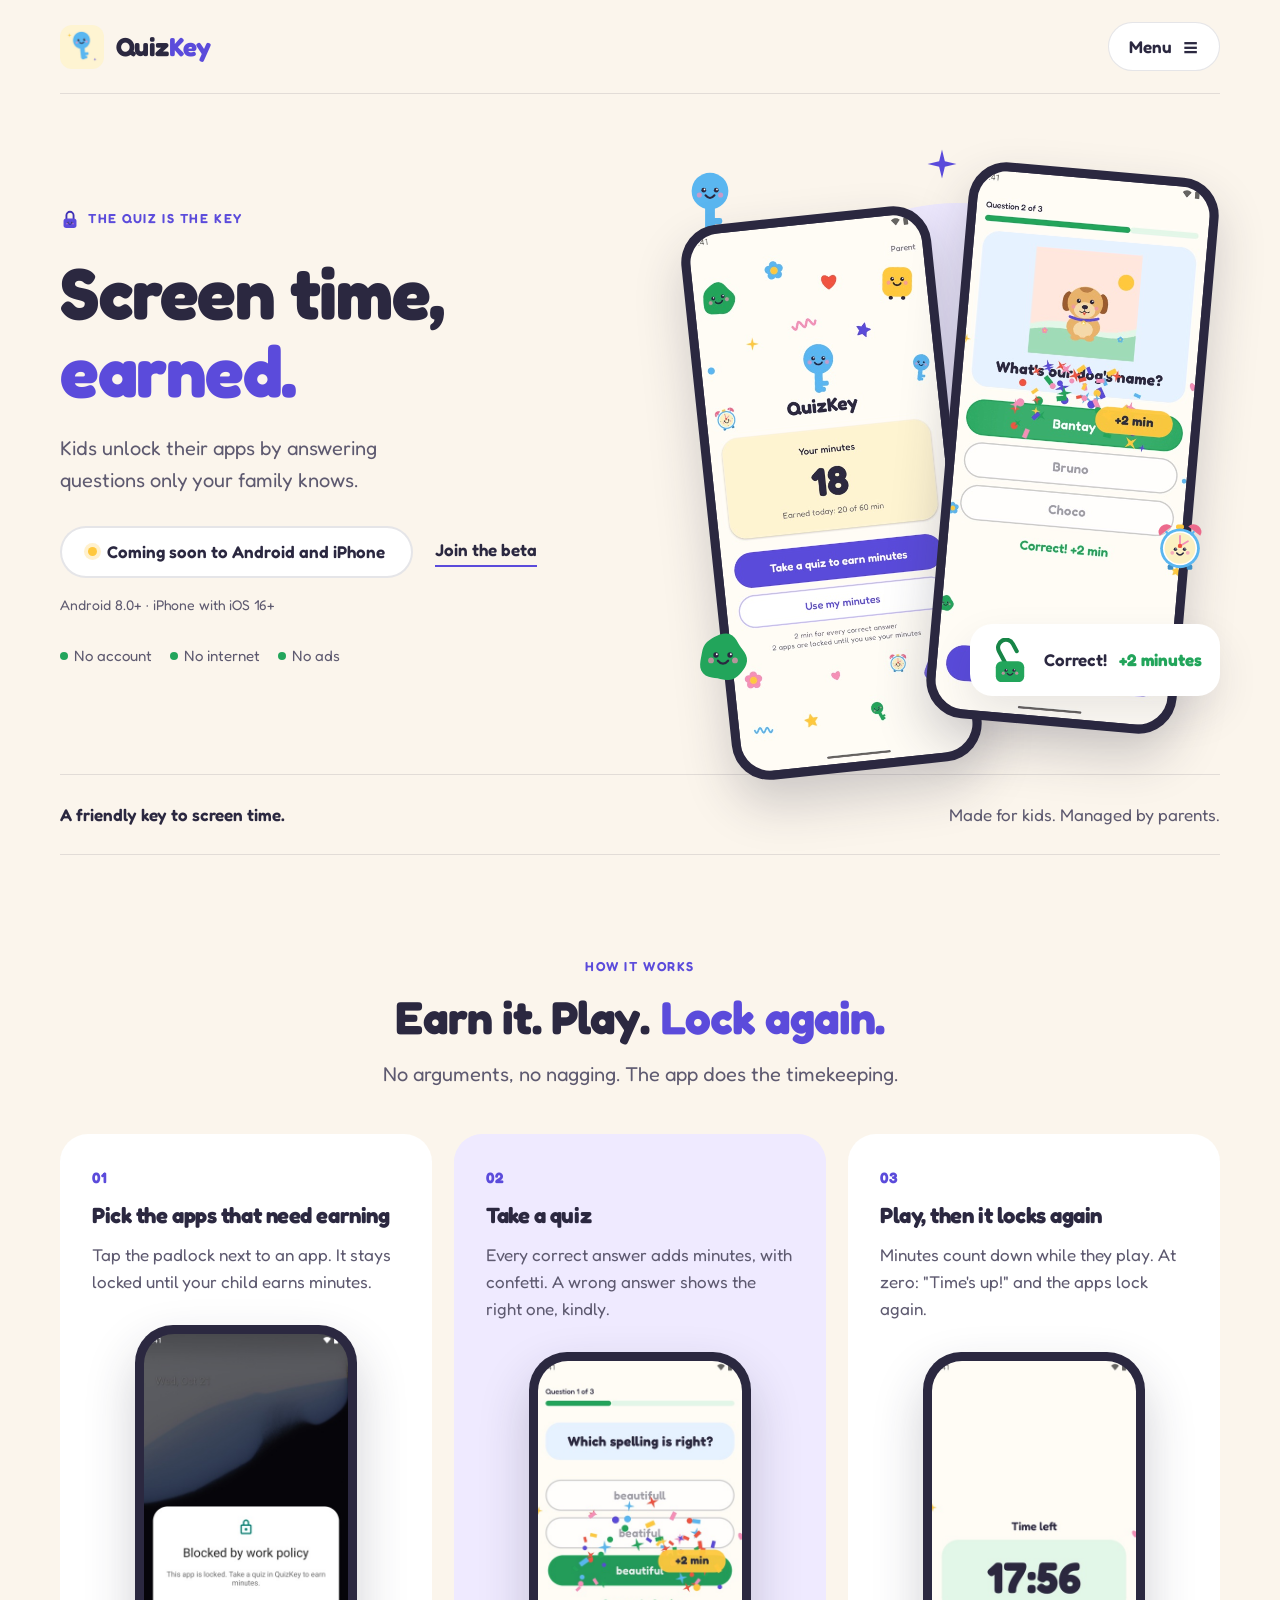
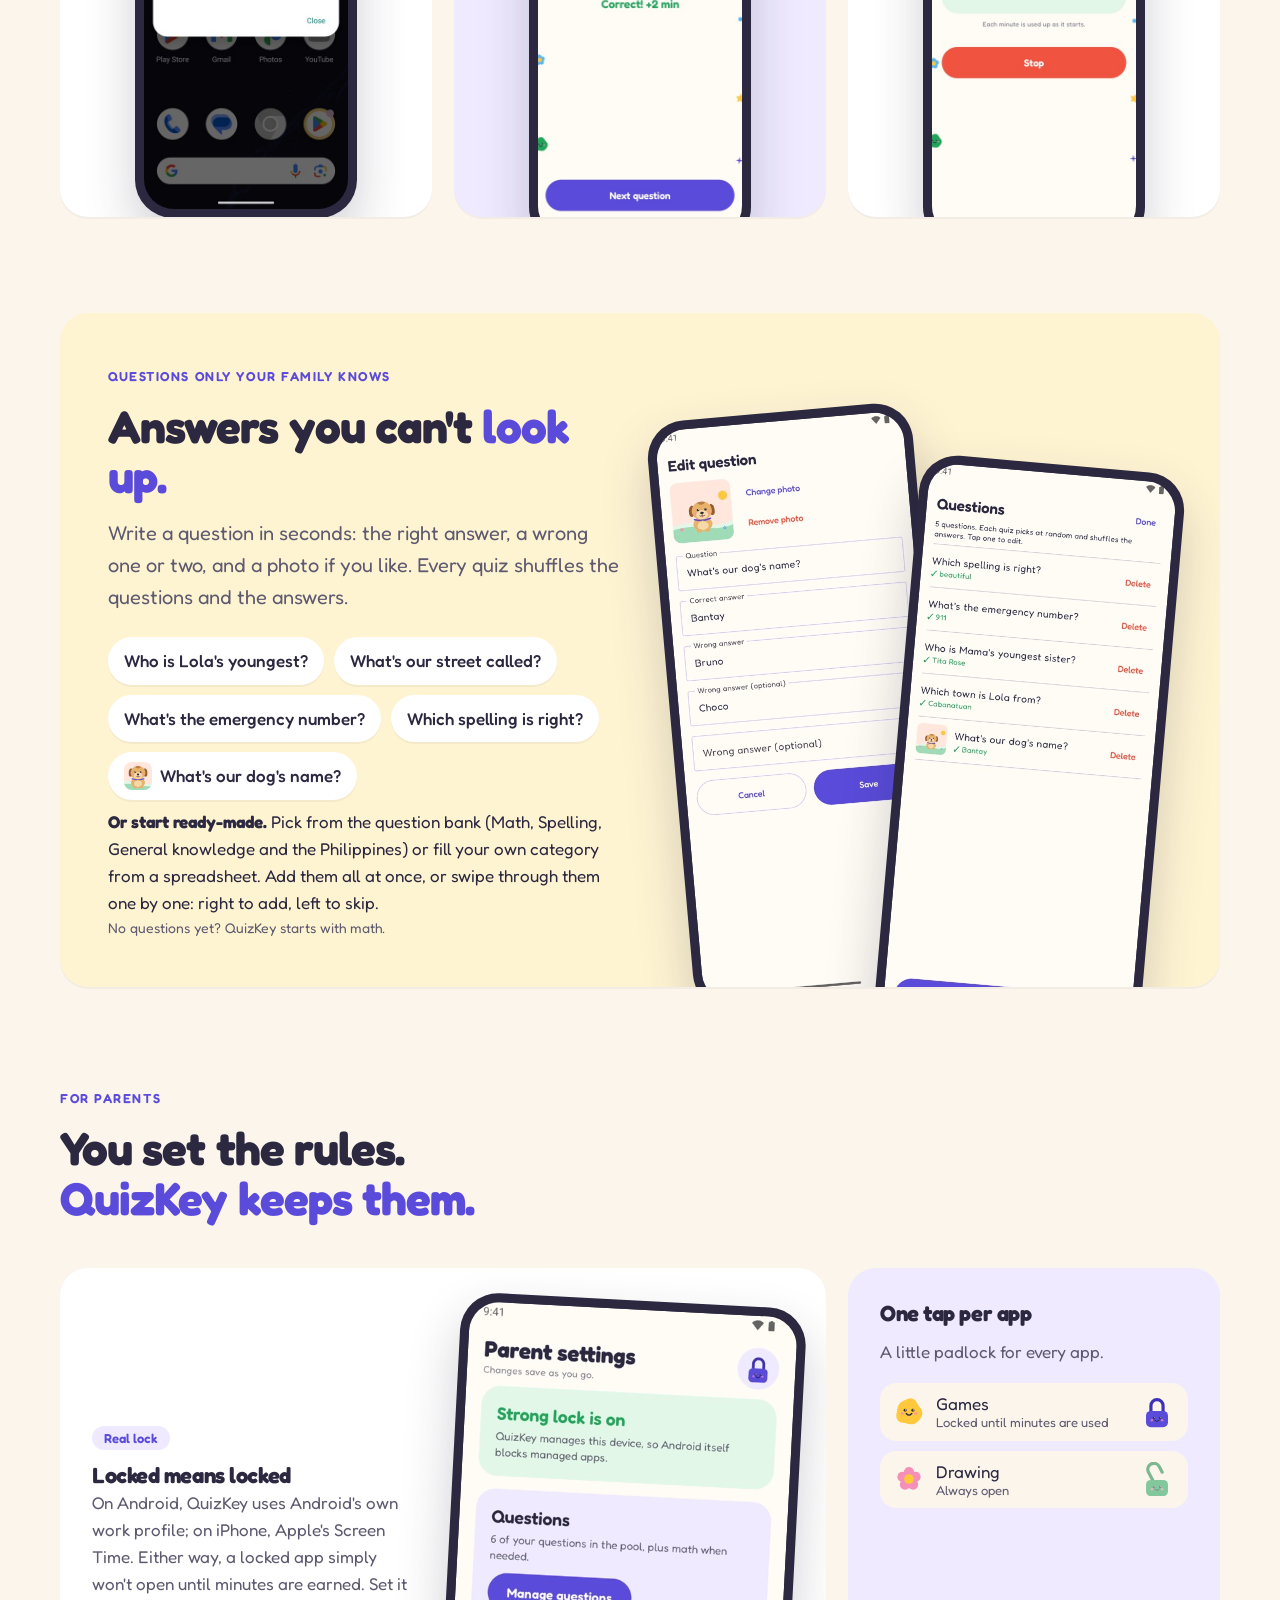
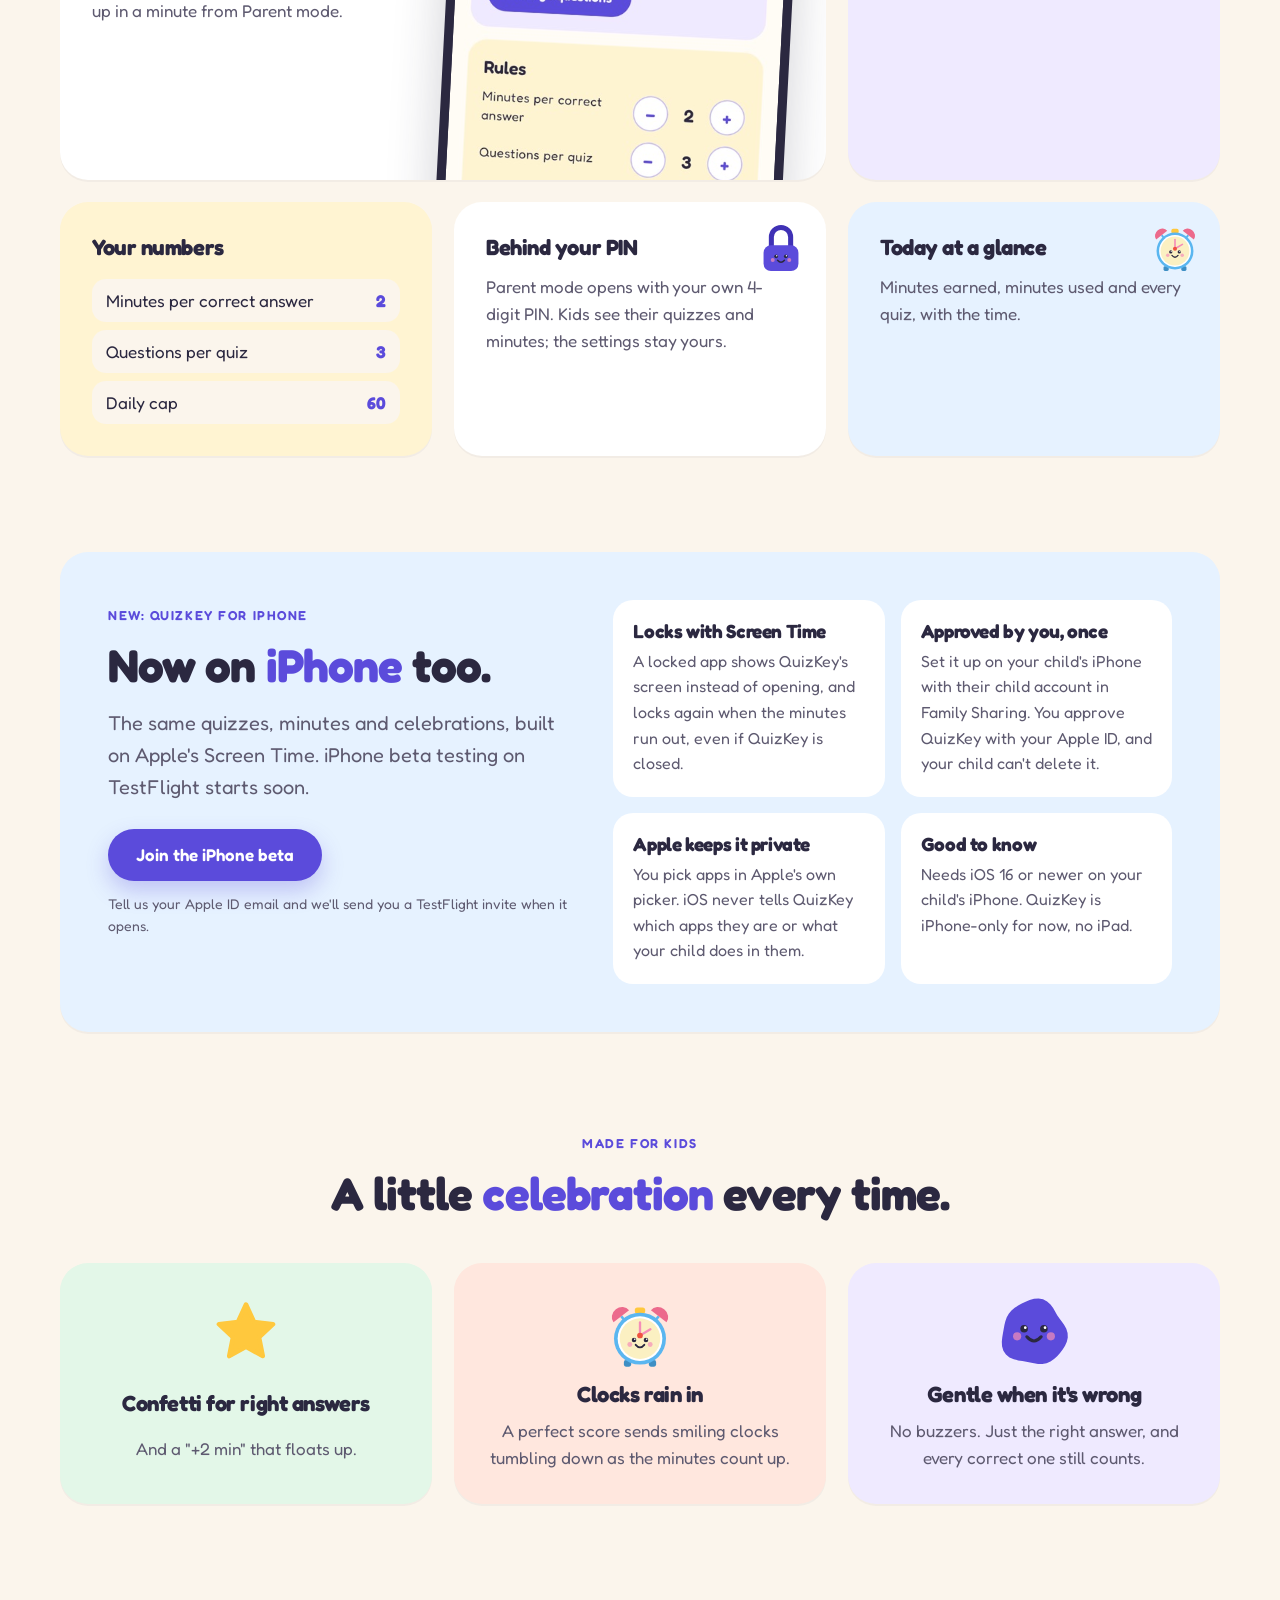
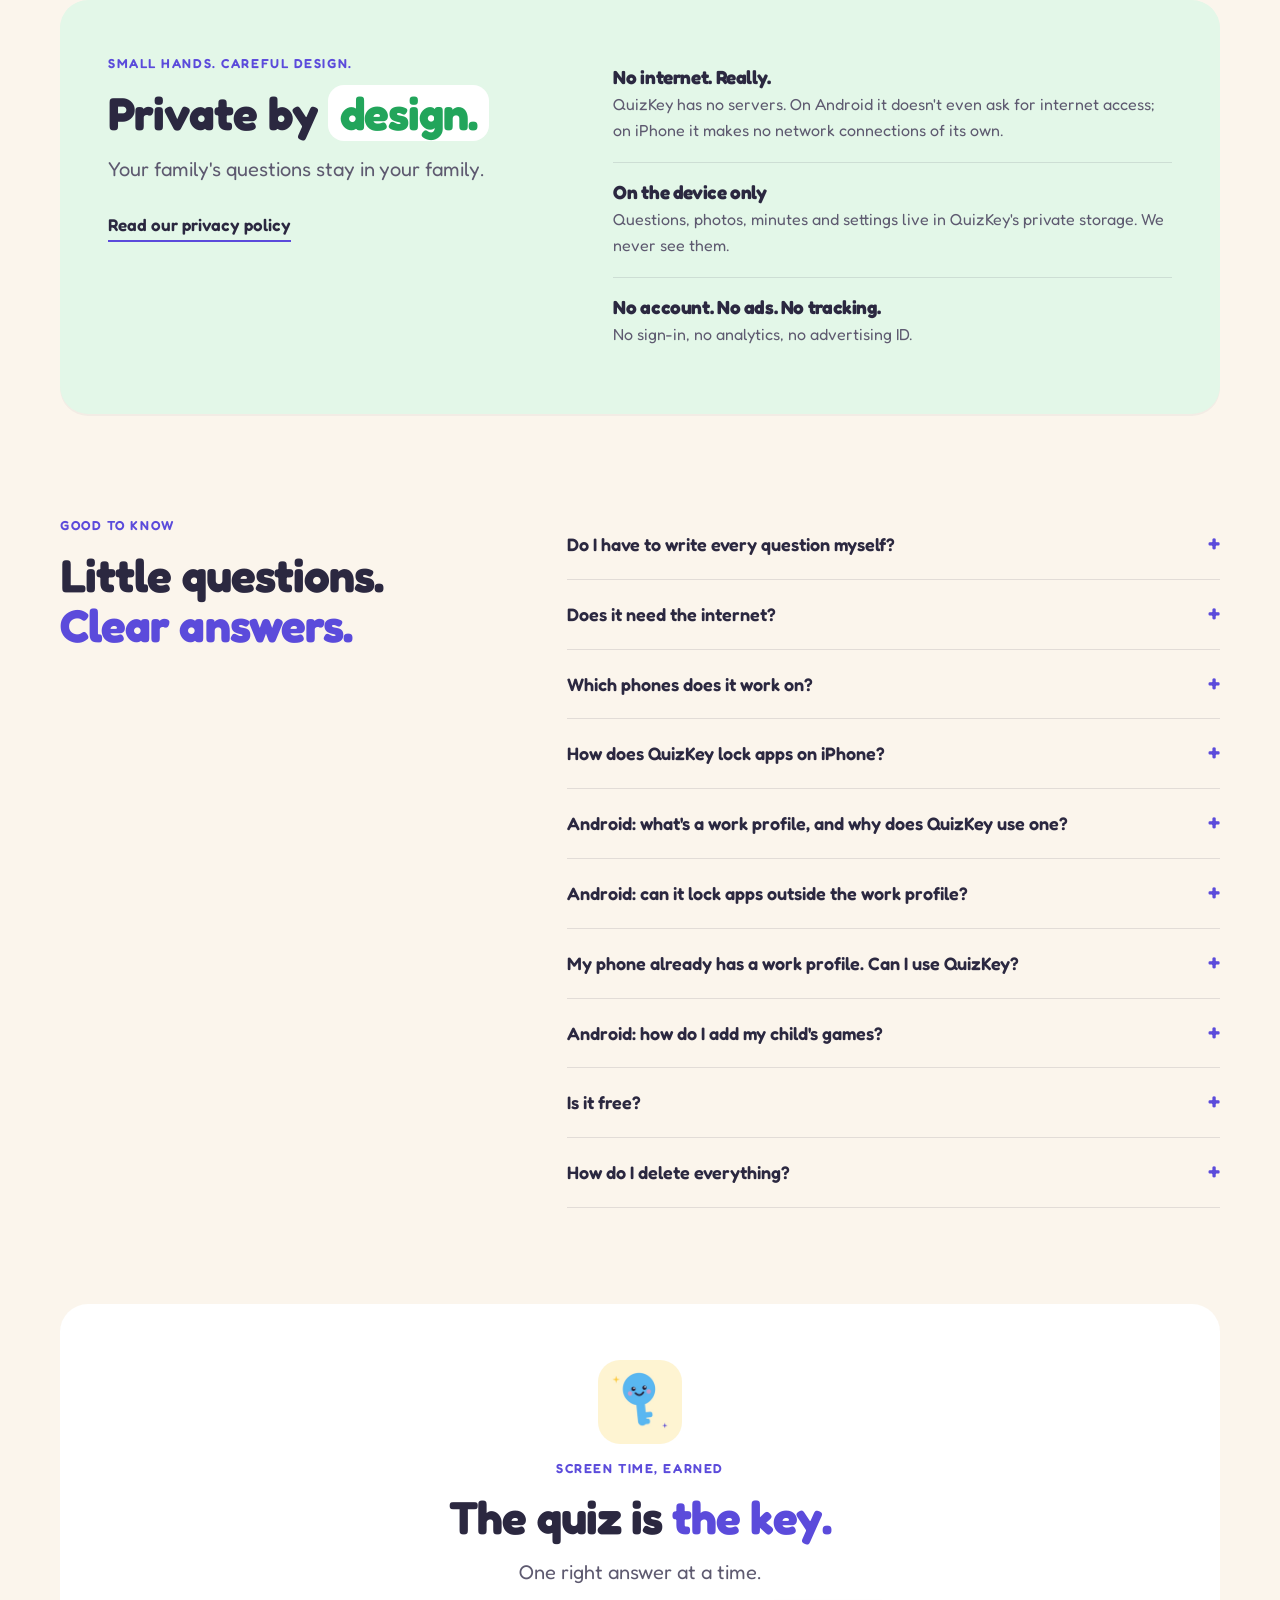
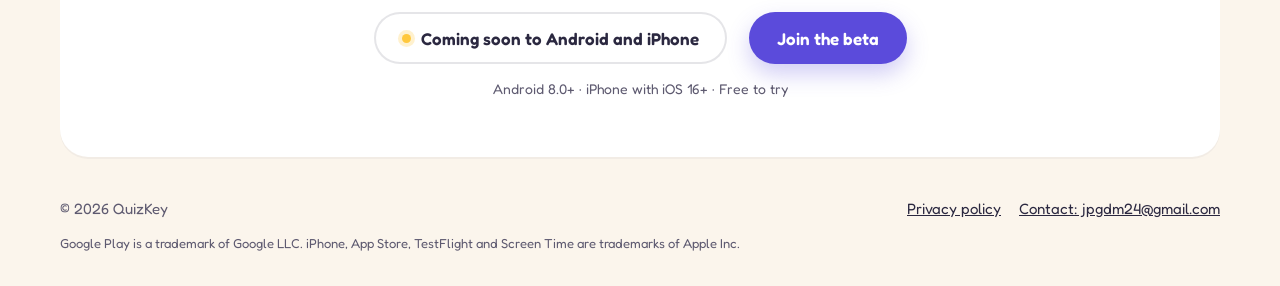
<file: index.html>
<!doctype html>
<html lang="en">
<head>
  <meta charset="utf-8">
  <meta name="viewport" content="width=device-width, initial-scale=1">
  <title>QuizKey: screen time kids earn with family quizzes</title>
  <meta name="description" content="QuizKey turns screen time into something kids earn. Locked apps open when your child answers quiz questions only your family knows. No ads, no accounts, no internet. For Android and iPhone.">
  <meta name="theme-color" content="#5B4BDB">
  <link rel="canonical" href="https://luapearth.com/quizkey/">
  <link rel="icon" href="assets/icons/icon-32.png" sizes="32x32">
  <link rel="apple-touch-icon" href="assets/icons/icon-180.png">
  <meta property="og:type" content="website">
  <meta property="og:title" content="QuizKey: screen time, earned">
  <meta property="og:description" content="Kids unlock their apps by answering questions only your family knows.">
  <meta property="og:url" content="https://luapearth.com/quizkey/">
  <meta property="og:image" content="https://luapearth.com/quizkey/assets/og-image.jpg">
  <meta name="twitter:card" content="summary_large_image">
  <link rel="preload" href="assets/fonts/Fredoka.ttf" as="font" type="font/ttf" crossorigin>
  <link rel="stylesheet" href="assets/style.css?v=2">
</head>
<body>
  <a class="skip" href="#main">Skip to content</a>

  <header class="container site-header">
    <a class="brand" href="index.html"><img src="assets/icons/icon-180.png" alt="" width="44" height="44"><span class="word">Quiz<span>Key</span></span></a>
    <details class="menu">
      <summary>Menu</summary>
      <nav aria-label="Main">
        <a href="#how-it-works">How it works</a>
        <a href="#family-questions">Family questions</a>
        <a href="#for-parents">For parents</a>
        <a href="#privacy">Privacy</a>
        <a href="#faq">FAQ</a>
        <a href="#iphone">iPhone</a>
        <a href="mailto:jpgdm24@gmail.com?subject=QuizKey%20beta">Join the beta</a>
      </nav>
    </details>
  </header>

  <main id="main">
    <!-- Hero -->
    <section class="container hero">
      <div>
        <p class="eyebrow"><img src="assets/art/padlock-closed.svg" alt="">The quiz is the key</p>
        <h1>Screen time,<br><span class="accent">earned.</span></h1>
        <p class="lead">Kids unlock their apps by answering questions only your family knows.</p>
        <div class="cta-row">
          <span class="btn btn-soon" aria-disabled="true"><span class="dot" aria-hidden="true"></span>Coming soon to Android and iPhone</span>
          <a class="link-underline" href="mailto:jpgdm24@gmail.com?subject=QuizKey%20beta">Join the beta</a>
        </div>
        <p class="small">Android 8.0+ · iPhone with iOS 16+</p>
        <div class="trust"><span>No account</span><span>No internet</span><span>No ads</span></div>
      </div>
      <div class="hero-art" aria-hidden="true">
        <div class="halo"></div>
        <img class="char c1" src="assets/art/key.svg" alt="">
        <img class="char c4" src="assets/art/sparkle.svg" alt="">
        <div class="phone phone-a"><img src="assets/screens/01-home.jpg" alt=""></div>
        <div class="phone phone-b"><img src="assets/screens/34-quiz-photo-correct.jpg" alt=""></div>
        <img class="char c2" src="assets/art/clock.svg" alt="">
        <img class="char c3" src="assets/art/blob-mint.svg" alt="">
        <div class="float-card"><img src="assets/art/padlock-open.svg" alt="">Correct!<br><b>+2 minutes</b></div>
      </div>
    </section>

    <div class="container strip">
      <p>A friendly key to screen time.</p>
      <p>Made for kids. Managed by parents.</p>
    </div>

    <!-- How it works -->
    <section class="container section" id="how-it-works">
      <div class="section-head">
        <p class="eyebrow">How it works</p>
        <h2>Earn it. Play. <span class="accent">Lock again.</span></h2>
        <p class="lead">No arguments, no nagging. The app does the timekeeping.</p>
      </div>
      <div class="steps">
        <article class="card step">
          <span class="num">01</span>
          <h3>Pick the apps that need earning</h3>
          <p>Tap the padlock next to an app. It stays locked until your child earns minutes.</p>
          <div class="phone shot"><img src="assets/screens/20-app-locked.jpg" alt="A locked app showing: This app is locked. Take a quiz in QuizKey to earn minutes." loading="lazy"></div>
        </article>
        <article class="card step tint-lavender">
          <span class="num">02</span>
          <h3>Take a quiz</h3>
          <p>Every correct answer adds minutes, with confetti. A wrong answer shows the right one, kindly.</p>
          <div class="phone shot"><img src="assets/screens/31-quiz-correct-confetti.jpg" alt="A spelling question answered correctly, with confetti and +2 min" loading="lazy"></div>
        </article>
        <article class="card step">
          <span class="num">03</span>
          <h3>Play, then it locks again</h3>
          <p>Minutes count down while they play. At zero: "Time's up!" and the apps lock again.</p>
          <div class="phone shot"><img src="assets/screens/40-using-minutes.jpg" alt="A countdown showing 17:56 time left" loading="lazy"></div>
        </article>
      </div>
    </section>

    <!-- Family questions -->
    <section class="container section" id="family-questions">
      <div class="card family tint-butter">
        <div>
          <p class="eyebrow">Questions only your family knows</p>
          <h2 style="margin:14px 0 16px">Answers you can't <span class="accent">look up.</span></h2>
          <p class="lead">Write a question in seconds: the right answer, a wrong one or two, and a photo if you like. Every quiz shuffles the questions and the answers.</p>
          <div class="chips">
            <span class="chip">Who is Lola's youngest?</span>
            <span class="chip">What's our street called?</span>
            <span class="chip">What's the emergency number?</span>
            <span class="chip">Which spelling is right?</span>
            <span class="chip photo"><img src="assets/art/bantay-thumb.jpg" alt="">What's our dog's name?</span>
          </div>
          <p><strong>Or start ready-made.</strong> Pick from the question bank (Math, Spelling, General knowledge and the Philippines) or fill your own category from a spreadsheet. Add them all at once, or swipe through them one by one: right to add, left to skip.</p>
          <p class="small">No questions yet? QuizKey starts with math.</p>
        </div>
        <div class="phones" aria-hidden="true">
          <div class="phone phone-a"><img src="assets/screens/14b-question-editor-photo.jpg" alt="" loading="lazy"></div>
          <div class="phone phone-b"><img src="assets/screens/16-question-list.jpg" alt="" loading="lazy"></div>
        </div>
      </div>
    </section>

    <!-- For parents -->
    <section class="container section" id="for-parents">
      <div class="section-head left">
        <p class="eyebrow">For parents</p>
        <h2>You set the rules.<br><span class="accent">QuizKey keeps them.</span></h2>
      </div>
      <div class="bento">
        <article class="card wide">
          <div>
            <span class="badge">Real lock</span>
            <h3 style="margin-top:12px">Locked means locked</h3>
            <p>On Android, QuizKey uses Android's own work profile; on iPhone, Apple's Screen Time. Either way, a locked app simply won't open until minutes are earned. Set it up in a minute from Parent mode.</p>
          </div>
          <div class="phone mini-phone"><img src="assets/screens/11-parent-settings.jpg" alt="Parent settings showing Strong lock is on" loading="lazy"></div>
        </article>
        <article class="card third tint-lavender">
          <h3>One tap per app</h3>
          <p>A little padlock for every app.</p>
          <div class="lock-demo" aria-hidden="true">
            <div class="lock-row"><img class="app" src="assets/art/blob-sun.svg" alt=""><div>Games<small>Locked until minutes are used</small></div><img class="pad" src="assets/art/padlock-closed.svg" alt=""></div>
            <div class="lock-row"><img class="app" src="assets/art/flower.svg" alt=""><div>Drawing<small>Always open</small></div><img class="pad soft" src="assets/art/padlock-open.svg" alt=""></div>
          </div>
        </article>
        <article class="card third tint-butter">
          <h3>Your numbers</h3>
          <ul class="rule-list">
            <li>Minutes per correct answer <b>2</b></li>
            <li>Questions per quiz <b>3</b></li>
            <li>Daily cap <b>60</b></li>
          </ul>
        </article>
        <article class="card third">
          <img class="card-art" src="assets/art/padlock-closed.svg" alt="">
          <h3>Behind your PIN</h3>
          <p>Parent mode opens with your own 4-digit PIN. Kids see their quizzes and minutes; the settings stay yours.</p>
        </article>
        <article class="card third tint-sky">
          <img class="card-art" src="assets/art/clock.svg" alt="">
          <h3>Today at a glance</h3>
          <p>Minutes earned, minutes used and every quiz, with the time.</p>
        </article>
      </div>
    </section>

    <!-- iPhone -->
    <section class="container section" id="iphone">
      <div class="card iphone-card tint-sky">
        <div>
          <p class="eyebrow">New: QuizKey for iPhone</p>
          <h2 style="margin:14px 0 16px">Now on <span class="accent">iPhone</span> too.</h2>
          <p class="lead">The same quizzes, minutes and celebrations, built on Apple's Screen Time. iPhone beta testing on TestFlight starts soon.</p>
          <div class="cta-row">
            <a class="btn btn-primary" href="mailto:jpgdm24@gmail.com?subject=QuizKey%20iPhone%20beta">Join the iPhone beta</a>
          </div>
          <p class="small">Tell us your Apple ID email and we'll send you a TestFlight invite when it opens.</p>
        </div>
        <ul class="ios-points">
          <li><h3>Locks with Screen Time</h3><p>A locked app shows QuizKey's screen instead of opening, and locks again when the minutes run out, even if QuizKey is closed.</p></li>
          <li><h3>Approved by you, once</h3><p>Set it up on your child's iPhone with their child account in Family Sharing. You approve QuizKey with your Apple ID, and your child can't delete it.</p></li>
          <li><h3>Apple keeps it private</h3><p>You pick apps in Apple's own picker. iOS never tells QuizKey which apps they are or what your child does in them.</p></li>
          <li><h3>Good to know</h3><p>Needs iOS 16 or newer on your child's iPhone. QuizKey is iPhone-only for now, no iPad.</p></li>
        </ul>
      </div>
    </section>

    <!-- For kids -->
    <section class="container section">
      <div class="section-head">
        <p class="eyebrow">Made for kids</p>
        <h2>A little <span class="accent">celebration</span> every time.</h2>
      </div>
      <div class="kids">
        <article class="card tint-mint"><img class="icon" src="assets/art/star.svg" alt=""><h3>Confetti for right answers</h3><p>And a "+2 min" that floats up.</p></article>
        <article class="card tint-peach"><img class="icon" src="assets/art/clock.svg" alt=""><h3>Clocks rain in</h3><p>A perfect score sends smiling clocks tumbling down as the minutes count up.</p></article>
        <article class="card tint-lavender"><img class="icon" src="assets/art/blob-grape.svg" alt=""><h3>Gentle when it's wrong</h3><p>No buzzers. Just the right answer, and every correct one still counts.</p></article>
      </div>
    </section>

    <!-- Privacy -->
    <section class="container section" id="privacy">
      <div class="card privacy-card">
        <div>
          <p class="eyebrow">Small hands. Careful design.</p>
          <h2 style="margin:14px 0 14px">Private by <span class="pill">design.</span></h2>
          <p class="lead">Your family's questions stay in your family.</p>
          <a class="link-underline" href="privacy.html">Read our privacy policy</a>
        </div>
        <div class="points">
          <div><h3>No internet. Really.</h3><p>QuizKey has no servers. On Android it doesn't even ask for internet access; on iPhone it makes no network connections of its own.</p></div>
          <div><h3>On the device only</h3><p>Questions, photos, minutes and settings live in QuizKey's private storage. We never see them.</p></div>
          <div><h3>No account. No ads. No tracking.</h3><p>No sign-in, no analytics, no advertising ID.</p></div>
        </div>
      </div>
    </section>

    <!-- FAQ -->
    <section class="container section faq" id="faq">
      <div>
        <p class="eyebrow">Good to know</p>
        <h2 style="margin-top:14px">Little questions.<br><span class="accent">Clear answers.</span></h2>
      </div>
      <div>
        <details><summary>Do I have to write every question myself?</summary><p>No. The question bank has ready-made questions in Math, Spelling, General knowledge and the Philippines. You can also fill your own categories from a spreadsheet: save QuizKey's CSV template, fill it in Google Sheets, Excel or Numbers (one question per row, with the right answer and 1 to 3 wrong ones), download it as CSV and import it. Then add a whole category at once, or swipe through it one question at a time.</p></details>
        <details><summary>Does it need the internet?</summary><p>No. QuizKey works fully offline. On Android it doesn't even request internet access.</p></details>
        <details><summary>Which phones does it work on?</summary><p>Android phones running Android 8.0 or newer, and iPhones running iOS 16 or newer. iPhone beta testing on TestFlight starts soon; <a href="mailto:jpgdm24@gmail.com?subject=QuizKey%20iPhone%20beta">ask for an invite</a>.</p></details>
        <details><summary>How does QuizKey lock apps on iPhone?</summary><p>With Apple's Screen Time. The child's iPhone needs to be signed in to a child account in Family Sharing, and you approve QuizKey once with your Apple ID. Then you pick the apps to lock in Apple's own picker. iOS never tells QuizKey which apps you picked.</p></details>
        <details><summary>Android: what's a work profile, and why does QuizKey use one?</summary><p>It's a separate, badged set of apps that Android lets one app manage. QuizKey uses it so locked apps really stay locked. Your child's games go in the work profile; QuizKey can't see or change anything outside it.</p></details>
        <details><summary>Android: can it lock apps outside the work profile?</summary><p>No. Android keeps the personal side private, so only apps in the work profile (the ones with the briefcase badge) can be locked.</p></details>
        <details><summary>My phone already has a work profile. Can I use QuizKey?</summary><p>A phone can have only one work profile, so the strong lock won't be available on a phone that already has one (for example, from an employer). The quizzes and minutes still work.</p></details>
        <details><summary>Android: how do I add my child's games?</summary><p>In Parent mode, tap Open Play Store and install them in the work profile. QuizKey locks new apps there automatically.</p></details>
        <details><summary>Is it free?</summary><p>QuizKey is in early testing and free to try on Android and iPhone. Want in? <a href="mailto:jpgdm24@gmail.com?subject=QuizKey%20beta">Join the beta</a>.</p></details>
        <details><summary>How do I delete everything?</summary><p>On Android, uninstall QuizKey or clear its storage in Settings; if you set up the strong lock, remove the work profile too. On iPhone, a parent turns QuizKey off in Settings → Screen Time, then deletes the app. We hold no data on our side.</p></details>
      </div>
    </section>

    <!-- Final CTA -->
    <section class="container card final">
      <img src="assets/icons/icon-180.png" alt="" width="84" height="84">
      <p class="eyebrow">Screen time, earned</p>
      <h2>The quiz is <span class="accent">the key.</span></h2>
      <p class="lead">One right answer at a time.</p>
      <div class="cta-row">
        <span class="btn btn-soon" aria-disabled="true"><span class="dot" aria-hidden="true"></span>Coming soon to Android and iPhone</span>
        <a class="btn btn-primary" href="mailto:jpgdm24@gmail.com?subject=QuizKey%20beta">Join the beta</a>
      </div>
      <p class="small">Android 8.0+ · iPhone with iOS 16+ · Free to try</p>
    </section>
  </main>

  <footer class="container site-footer">
    <p>© 2026 QuizKey</p>
    <nav aria-label="Footer"><a href="privacy.html">Privacy policy</a><a href="mailto:jpgdm24@gmail.com">Contact: jpgdm24@gmail.com</a></nav>
    <p class="legal">Google Play is a trademark of Google LLC. iPhone, App Store, TestFlight and Screen Time are trademarks of Apple Inc.</p>
  </footer>
</body>
</html>
</file>
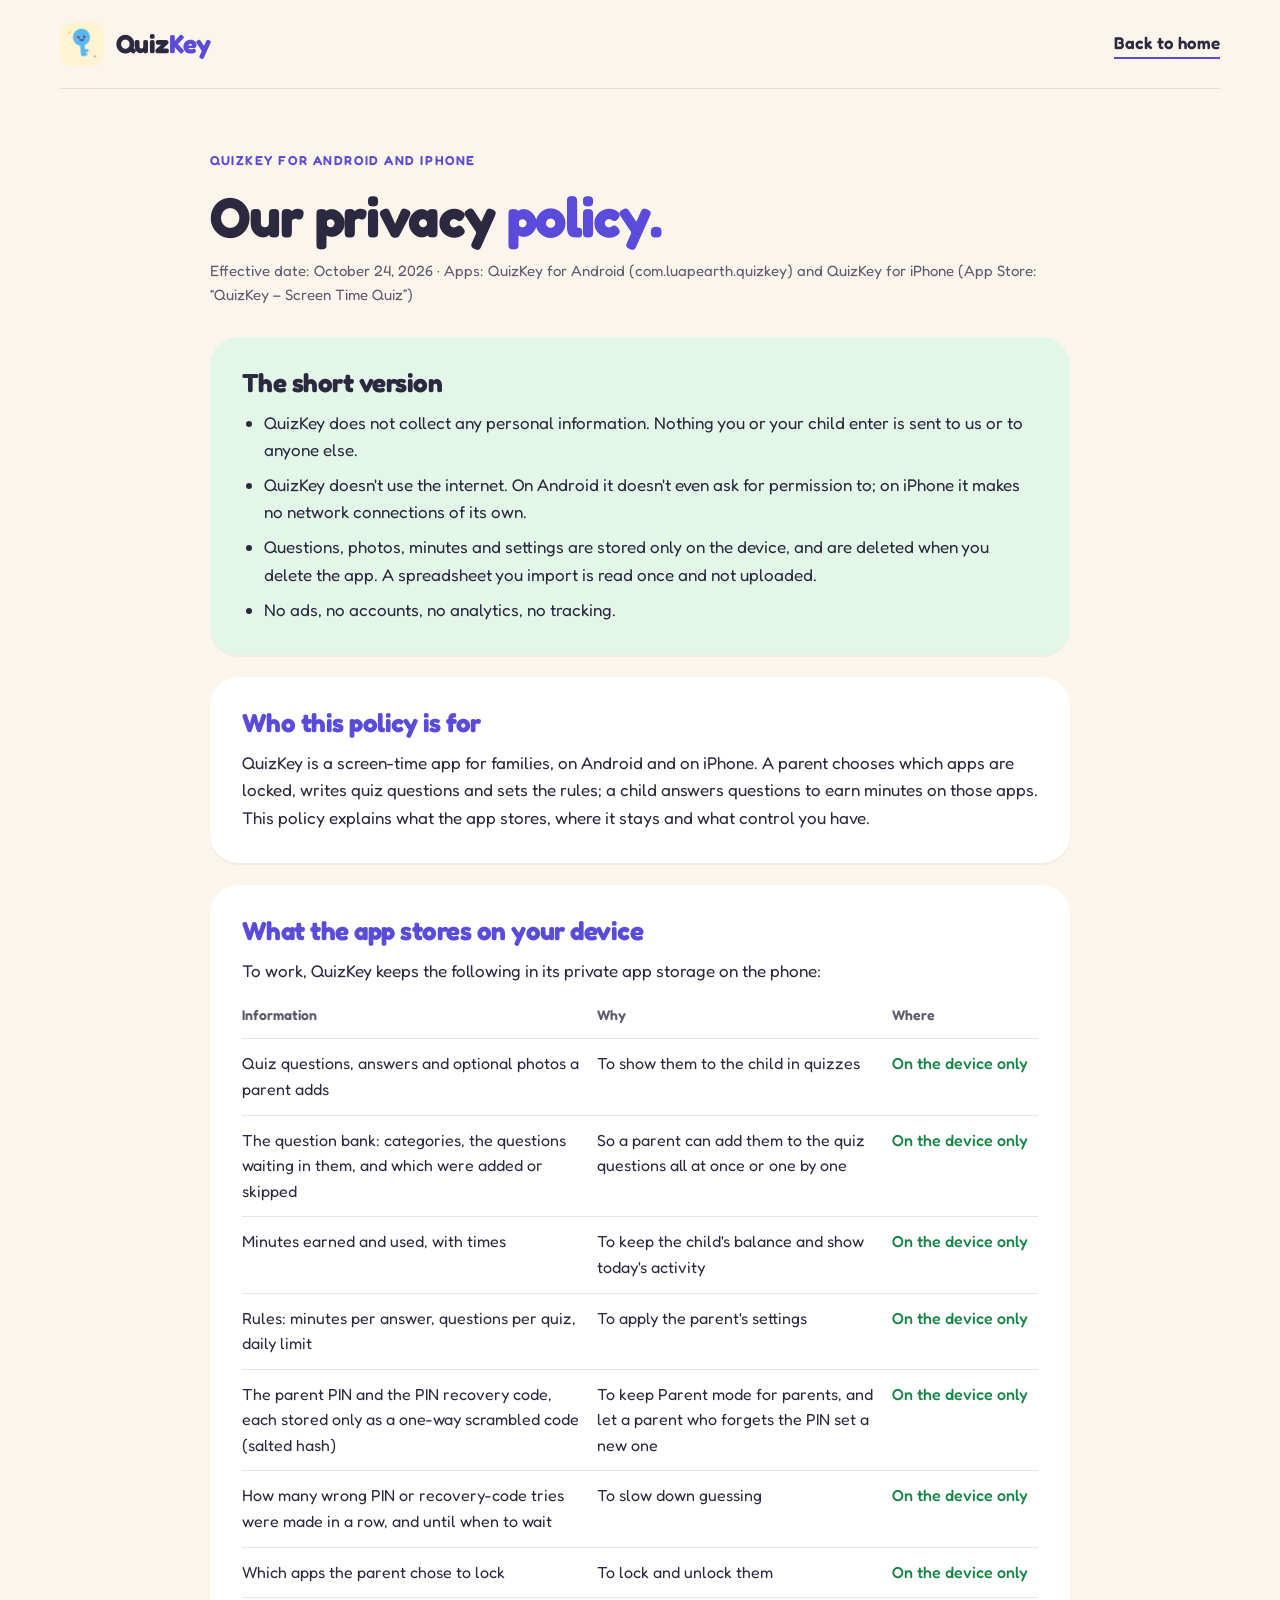
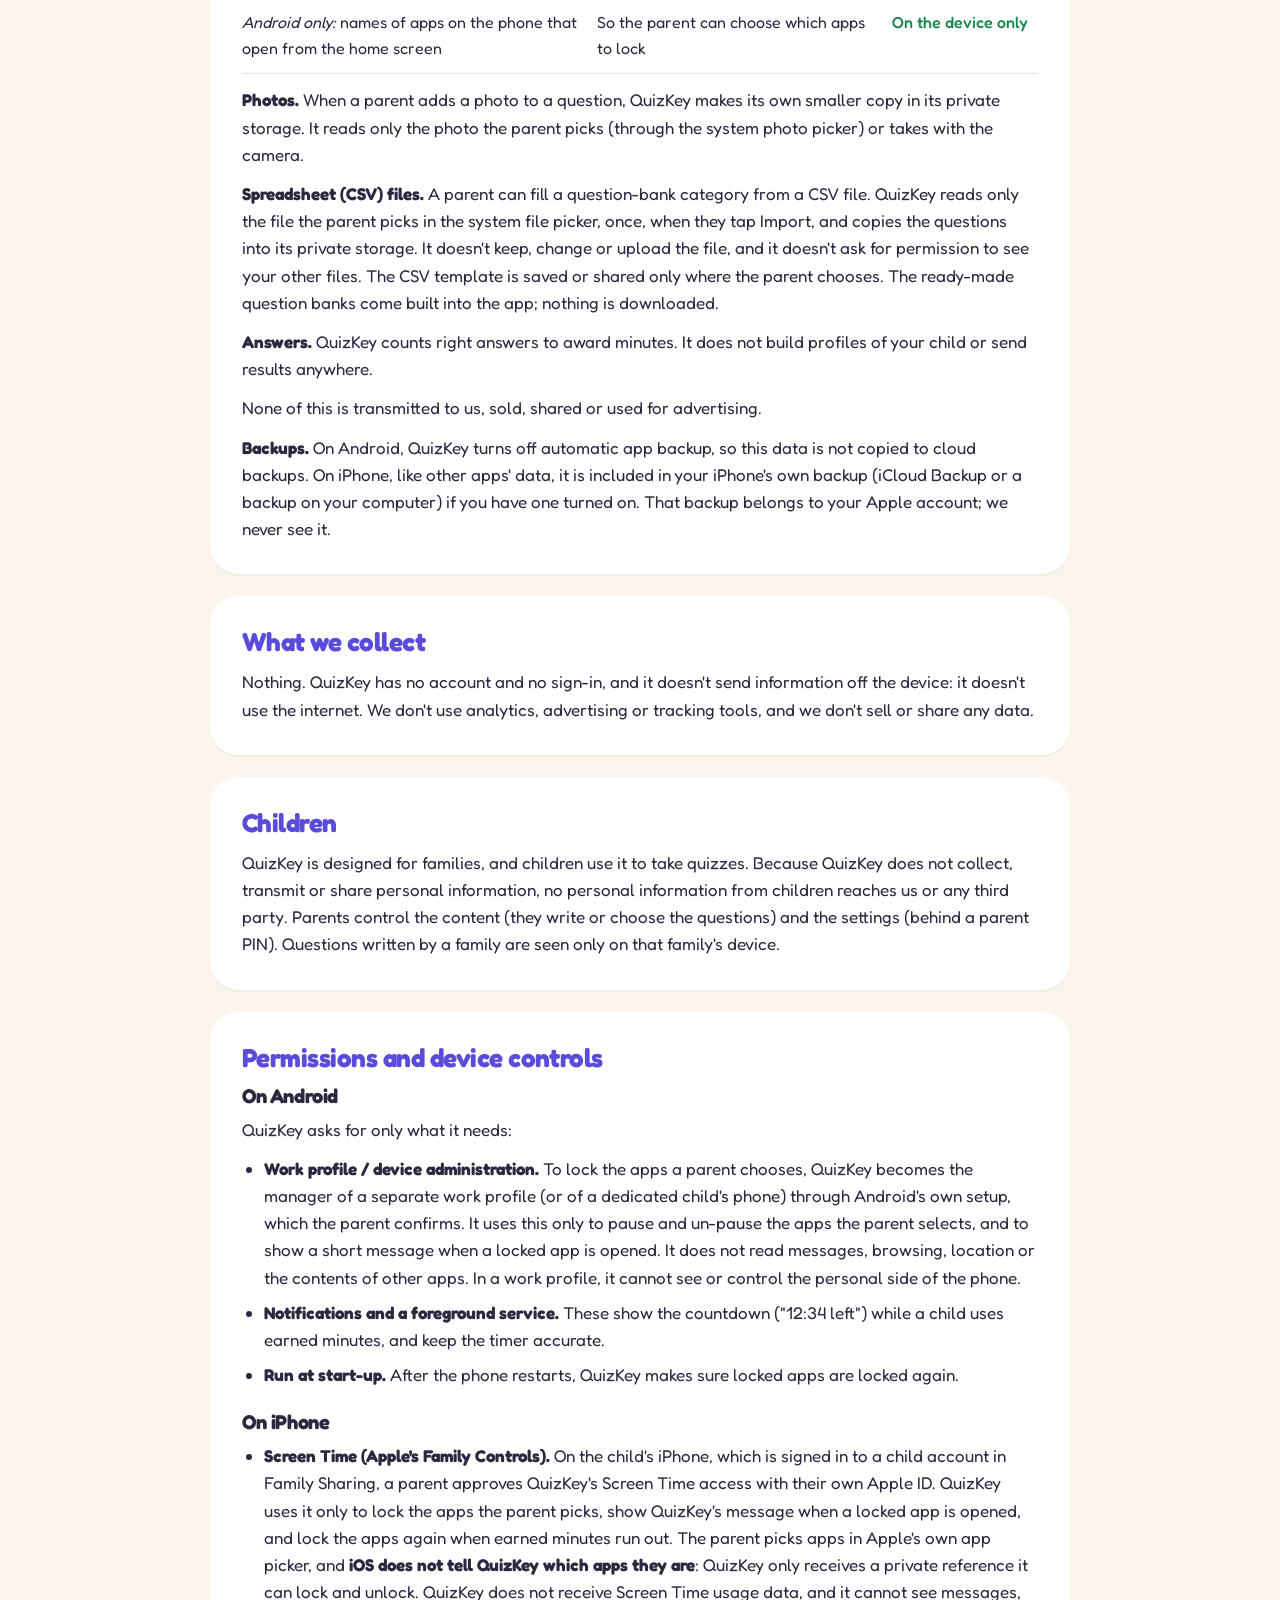
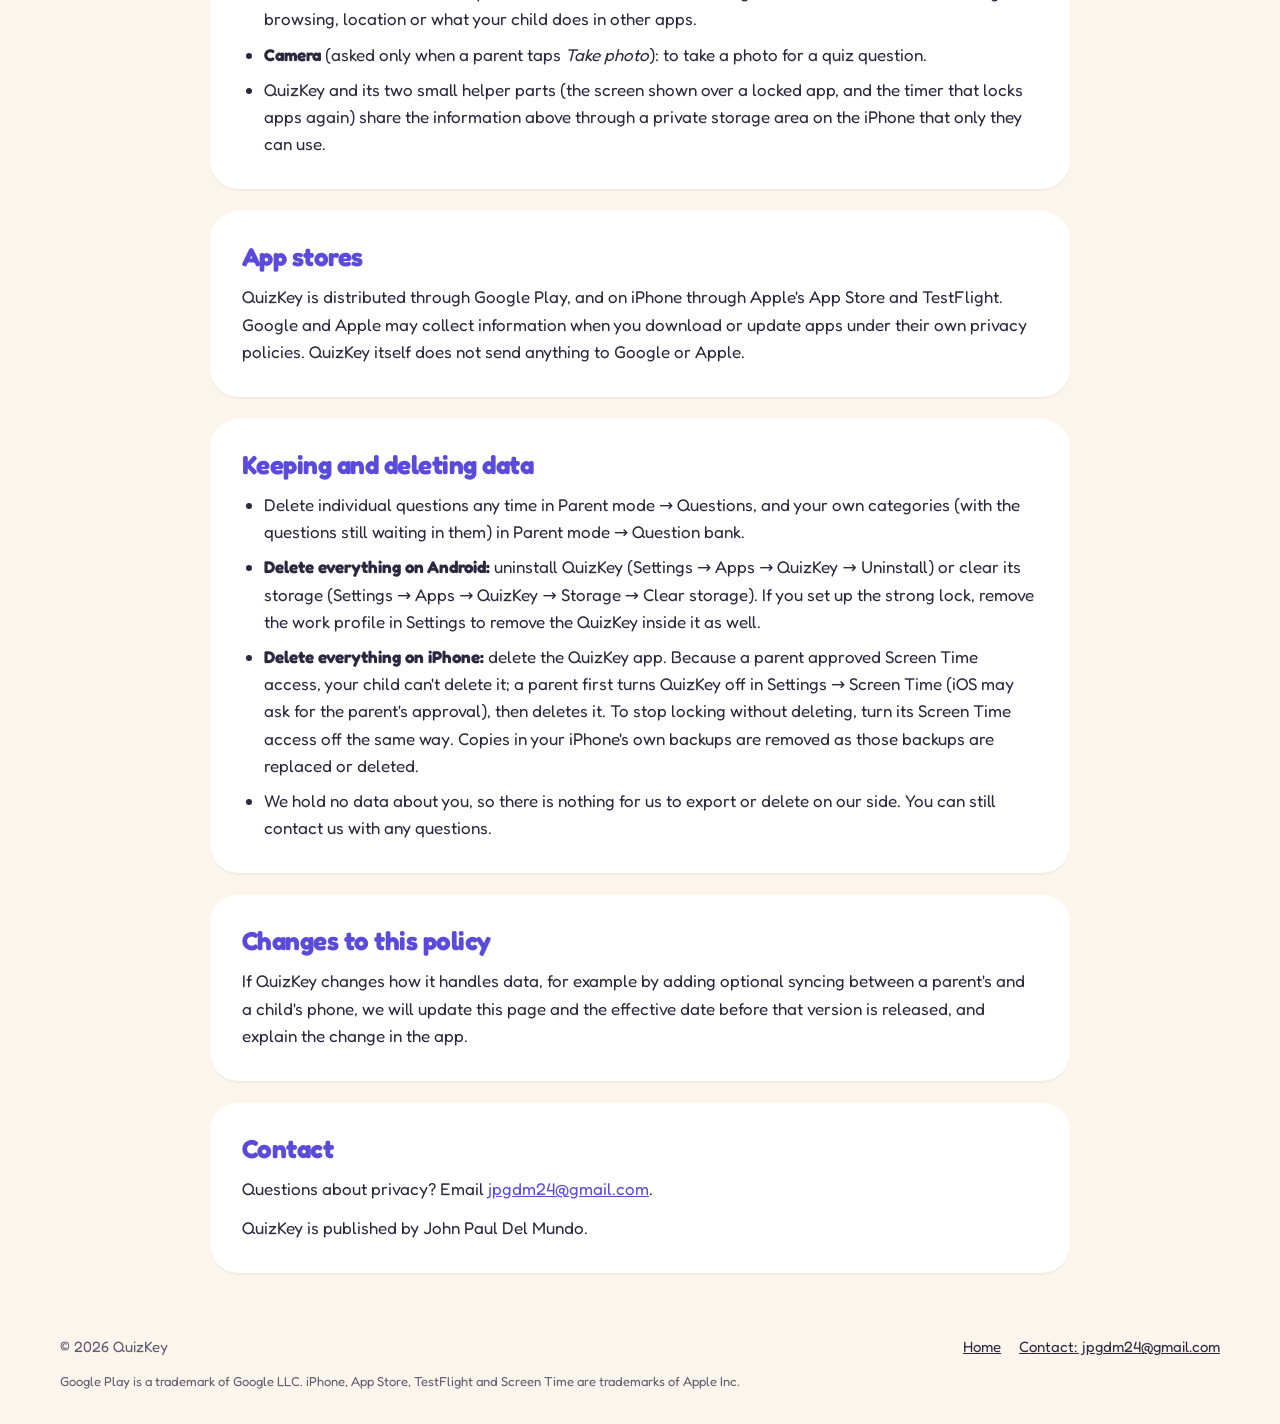
<file: privacy.html>
<!doctype html>
<html lang="en">
<head>
  <meta charset="utf-8">
  <meta name="viewport" content="width=device-width, initial-scale=1">
  <title>QuizKey Privacy Policy</title>
  <meta name="description" content="How the QuizKey screen-time app for Android and iPhone handles quiz questions, photos, minutes and settings. Everything stays on the device.">
  <meta name="theme-color" content="#5B4BDB">
  <link rel="canonical" href="https://luapearth.com/quizkey/privacy.html">
  <link rel="icon" href="assets/icons/icon-32.png" sizes="32x32">
  <link rel="apple-touch-icon" href="assets/icons/icon-180.png">
  <link rel="preload" href="assets/fonts/Fredoka.ttf" as="font" type="font/ttf" crossorigin>
  <link rel="stylesheet" href="assets/style.css?v=2">
</head>
<body>
  <a class="skip" href="#main">Skip to content</a>

  <header class="container site-header">
    <a class="brand" href="index.html"><img src="assets/icons/icon-180.png" alt="" width="44" height="44"><span class="word">Quiz<span>Key</span></span></a>
    <a class="back-home" href="index.html">Back to home</a>
  </header>

  <main id="main" class="container policy">
    <p class="eyebrow">QuizKey for Android and iPhone</p>
    <h1>Our privacy <span class="accent">policy.</span></h1>
    <p class="meta">Effective date: October 24, 2026 · Apps: QuizKey for Android (com.luapearth.quizkey) and QuizKey for iPhone (App Store: “QuizKey – Screen Time Quiz”)</p>

    <section class="card tint-mint">
      <h2 style="color:var(--ink)">The short version</h2>
      <ul>
        <li>QuizKey does not collect any personal information. Nothing you or your child enter is sent to us or to anyone else.</li>
        <li>QuizKey doesn't use the internet. On Android it doesn't even ask for permission to; on iPhone it makes no network connections of its own.</li>
        <li>Questions, photos, minutes and settings are stored only on the device, and are deleted when you delete the app. A spreadsheet you import is read once and not uploaded.</li>
        <li>No ads, no accounts, no analytics, no tracking.</li>
      </ul>
    </section>

    <section class="card">
      <h2>Who this policy is for</h2>
      <p>QuizKey is a screen-time app for families, on Android and on iPhone. A parent chooses which apps are locked, writes quiz questions and sets the rules; a child answers questions to earn minutes on those apps. This policy explains what the app stores, where it stays and what control you have.</p>
    </section>

    <section class="card">
      <h2>What the app stores on your device</h2>
      <p>To work, QuizKey keeps the following in its private app storage on the phone:</p>
      <table>
        <thead><tr><th>Information</th><th>Why</th><th>Where</th></tr></thead>
        <tbody>
          <tr><td>Quiz questions, answers and optional photos a parent adds</td><td>To show them to the child in quizzes</td><td>On the device only</td></tr>
          <tr><td>The question bank: categories, the questions waiting in them, and which were added or skipped</td><td>So a parent can add them to the quiz questions all at once or one by one</td><td>On the device only</td></tr>
          <tr><td>Minutes earned and used, with times</td><td>To keep the child's balance and show today's activity</td><td>On the device only</td></tr>
          <tr><td>Rules: minutes per answer, questions per quiz, daily limit</td><td>To apply the parent's settings</td><td>On the device only</td></tr>
          <tr><td>The parent PIN and the PIN recovery code, each stored only as a one-way scrambled code (salted hash)</td><td>To keep Parent mode for parents, and let a parent who forgets the PIN set a new one</td><td>On the device only</td></tr>
          <tr><td>How many wrong PIN or recovery-code tries were made in a row, and until when to wait</td><td>To slow down guessing</td><td>On the device only</td></tr>
          <tr><td>Which apps the parent chose to lock</td><td>To lock and unlock them</td><td>On the device only</td></tr>
          <tr><td><em>Android only:</em> names of apps on the phone that open from the home screen</td><td>So the parent can choose which apps to lock</td><td>On the device only</td></tr>
        </tbody>
      </table>
      <p><strong>Photos.</strong> When a parent adds a photo to a question, QuizKey makes its own smaller copy in its private storage. It reads only the photo the parent picks (through the system photo picker) or takes with the camera.</p>
      <p><strong>Spreadsheet (CSV) files.</strong> A parent can fill a question-bank category from a CSV file. QuizKey reads only the file the parent picks in the system file picker, once, when they tap Import, and copies the questions into its private storage. It doesn't keep, change or upload the file, and it doesn't ask for permission to see your other files. The CSV template is saved or shared only where the parent chooses. The ready-made question banks come built into the app; nothing is downloaded.</p>
      <p><strong>Answers.</strong> QuizKey counts right answers to award minutes. It does not build profiles of your child or send results anywhere.</p>
      <p>None of this is transmitted to us, sold, shared or used for advertising.</p>
      <p><strong>Backups.</strong> On Android, QuizKey turns off automatic app backup, so this data is not copied to cloud backups. On iPhone, like other apps' data, it is included in your iPhone's own backup (iCloud Backup or a backup on your computer) if you have one turned on. That backup belongs to your Apple account; we never see it.</p>
    </section>

    <section class="card">
      <h2>What we collect</h2>
      <p>Nothing. QuizKey has no account and no sign-in, and it doesn't send information off the device: it doesn't use the internet. We don't use analytics, advertising or tracking tools, and we don't sell or share any data.</p>
    </section>

    <section class="card">
      <h2>Children</h2>
      <p>QuizKey is designed for families, and children use it to take quizzes. Because QuizKey does not collect, transmit or share personal information, no personal information from children reaches us or any third party. Parents control the content (they write or choose the questions) and the settings (behind a parent PIN). Questions written by a family are seen only on that family's device.</p>
    </section>

    <section class="card">
      <h2>Permissions and device controls</h2>
      <h3>On Android</h3>
      <p>QuizKey asks for only what it needs:</p>
      <ul>
        <li><strong>Work profile / device administration.</strong> To lock the apps a parent chooses, QuizKey becomes the manager of a separate work profile (or of a dedicated child's phone) through Android's own setup, which the parent confirms. It uses this only to pause and un-pause the apps the parent selects, and to show a short message when a locked app is opened. It does not read messages, browsing, location or the contents of other apps. In a work profile, it cannot see or control the personal side of the phone.</li>
        <li><strong>Notifications and a foreground service.</strong> These show the countdown ("12:34 left") while a child uses earned minutes, and keep the timer accurate.</li>
        <li><strong>Run at start-up.</strong> After the phone restarts, QuizKey makes sure locked apps are locked again.</li>
      </ul>
      <h3>On iPhone</h3>
      <ul>
        <li><strong>Screen Time (Apple's Family Controls).</strong> On the child's iPhone, which is signed in to a child account in Family Sharing, a parent approves QuizKey's Screen Time access with their own Apple ID. QuizKey uses it only to lock the apps the parent picks, show QuizKey's message when a locked app is opened, and lock the apps again when earned minutes run out. The parent picks apps in Apple's own app picker, and <strong>iOS does not tell QuizKey which apps they are</strong>: QuizKey only receives a private reference it can lock and unlock. QuizKey does not receive Screen Time usage data, and it cannot see messages, browsing, location or what your child does in other apps.</li>
        <li><strong>Camera</strong> (asked only when a parent taps <em>Take photo</em>): to take a photo for a quiz question.</li>
        <li>QuizKey and its two small helper parts (the screen shown over a locked app, and the timer that locks apps again) share the information above through a private storage area on the iPhone that only they can use.</li>
      </ul>
    </section>

    <section class="card">
      <h2>App stores</h2>
      <p>QuizKey is distributed through Google Play, and on iPhone through Apple's App Store and TestFlight. Google and Apple may collect information when you download or update apps under their own privacy policies. QuizKey itself does not send anything to Google or Apple.</p>
    </section>

    <section class="card">
      <h2>Keeping and deleting data</h2>
      <ul>
        <li>Delete individual questions any time in Parent mode → Questions, and your own categories (with the questions still waiting in them) in Parent mode → Question bank.</li>
        <li><strong>Delete everything on Android:</strong> uninstall QuizKey (Settings → Apps → QuizKey → Uninstall) or clear its storage (Settings → Apps → QuizKey → Storage → Clear storage). If you set up the strong lock, remove the work profile in Settings to remove the QuizKey inside it as well.</li>
        <li><strong>Delete everything on iPhone:</strong> delete the QuizKey app. Because a parent approved Screen Time access, your child can't delete it; a parent first turns QuizKey off in Settings → Screen Time (iOS may ask for the parent's approval), then deletes it. To stop locking without deleting, turn its Screen Time access off the same way. Copies in your iPhone's own backups are removed as those backups are replaced or deleted.</li>
        <li>We hold no data about you, so there is nothing for us to export or delete on our side. You can still contact us with any questions.</li>
      </ul>
    </section>

    <section class="card">
      <h2>Changes to this policy</h2>
      <p>If QuizKey changes how it handles data, for example by adding optional syncing between a parent's and a child's phone, we will update this page and the effective date before that version is released, and explain the change in the app.</p>
    </section>

    <section class="card">
      <h2>Contact</h2>
      <p>Questions about privacy? Email <a href="mailto:jpgdm24@gmail.com">jpgdm24@gmail.com</a>.</p>
      <p>QuizKey is published by John Paul Del Mundo.</p>
    </section>
  </main>

  <footer class="container site-footer">
    <p>© 2026 QuizKey</p>
    <nav aria-label="Footer"><a href="index.html">Home</a><a href="mailto:jpgdm24@gmail.com">Contact: jpgdm24@gmail.com</a></nav>
    <p class="legal">Google Play is a trademark of Google LLC. iPhone, App Store, TestFlight and Screen Time are trademarks of Apple Inc.</p>
  </footer>
</body>
</html>
</file>
<file: assets/style.css>
/* QuizKey website. Layout follows luapearth.com/bunnyclock; colours, type and characters follow the app
   (QuizKey decision 0007). Plain CSS, no build step, no JavaScript needed. */

@font-face {
  font-family: "Fredoka";
  src: url("fonts/Fredoka.ttf") format("truetype");
  font-weight: 300 700;
  font-display: swap;
}

:root {
  --bg: #FBF5EC;
  --card: #FFFFFF;
  --ink: #2B2840;
  --muted: #5E5A70;
  --line: rgba(43, 40, 64, 0.12);
  --grape: #5B4BDB;
  --grape-dark: #3F31B5;
  --mint: #22A55B;
  --mint-dark: #178547;
  --coral: #F0533F;
  --sun: #FFC83D;
  --sky: #5AB6F0;
  --pink: #F58FB8;
  --butter: #FFF4D2;
  --lavender: #EFEAFF;
  --mint-tint: #E3F7E8;
  --sky-tint: #E6F2FF;
  --peach: #FFE7DE;
  --radius: 28px;
  --shadow: 0 18px 40px rgba(43, 40, 64, 0.10);
  --font: "Fredoka", ui-rounded, "SF Pro Rounded", system-ui, -apple-system, "Segoe UI", Roboto, sans-serif;
}

*, *::before, *::after { box-sizing: border-box; }
html { scroll-behavior: smooth; -webkit-text-size-adjust: 100%; }
body {
  margin: 0;
  background: var(--bg);
  color: var(--ink);
  font: 400 17px/1.6 var(--font);
  overflow-x: hidden;
}
img { max-width: 100%; display: block; }
a { color: var(--grape); }
a:focus-visible, button:focus-visible, summary:focus-visible { outline: 3px solid var(--grape); outline-offset: 3px; border-radius: 8px; }

.container { width: min(1160px, 100% - 48px); margin-inline: auto; }
.skip { position: absolute; left: -999px; top: 8px; background: var(--card); padding: 8px 16px; border-radius: 999px; z-index: 10; }
.skip:focus { left: 16px; }

/* ---- Type ------------------------------------------------------------------------------- */
h1, h2, h3 { font-weight: 700; letter-spacing: -0.02em; margin: 0; line-height: 1.08; }
h1 { font-size: clamp(44px, 6.4vw, 72px); }
h2 { font-size: clamp(32px, 4.2vw, 46px); }
h3 { font-size: 22px; line-height: 1.2; }
p { margin: 0; }
.accent { color: var(--grape); }
.accent-mint { color: var(--mint); }
.eyebrow {
  display: inline-flex; align-items: center; gap: 8px;
  font-size: 13px; font-weight: 600; letter-spacing: 0.12em; text-transform: uppercase; color: var(--grape);
}
.eyebrow img { width: 20px; height: 20px; }
.lead { font-size: 20px; color: var(--muted); }
.small { font-size: 14px; color: var(--muted); }

/* ---- Buttons ------------------------------------------------------------------------------ */
.btn {
  display: inline-flex; align-items: center; justify-content: center; gap: 10px;
  min-height: 52px; padding: 12px 26px; border-radius: 999px;
  font: 600 17px/1 var(--font); text-decoration: none; border: 2px solid transparent;
  transition: transform .15s ease, box-shadow .15s ease, background .15s ease;
}
.btn:hover { transform: translateY(-2px); }
.btn-primary { background: var(--grape); color: #fff; box-shadow: 0 10px 22px rgba(91, 75, 219, .28); }
.btn-primary:hover { background: var(--grape-dark); }
.btn-soon { background: var(--card); color: var(--ink); border-color: var(--line); cursor: default; }
.btn-soon:hover { transform: none; }
.btn-soon .dot { width: 9px; height: 9px; border-radius: 50%; background: var(--sun); box-shadow: 0 0 0 4px rgba(255, 200, 61, .25); }
.link-underline { font-weight: 600; color: var(--ink); text-decoration: none; border-bottom: 2px solid var(--grape); padding-bottom: 2px; }
.cta-row { display: flex; flex-wrap: wrap; align-items: center; gap: 14px 22px; }

/* ---- Header -------------------------------------------------------------------------------- */
.site-header { display: flex; align-items: center; justify-content: space-between; padding: 22px 0; border-bottom: 1px solid var(--line); }
.brand { display: inline-flex; align-items: center; gap: 12px; text-decoration: none; color: var(--ink); font-weight: 700; font-size: 26px; letter-spacing: -0.02em; }
.brand img { width: 44px; height: 44px; border-radius: 12px; }
.brand .word span { color: var(--grape); }
.menu { position: relative; }
.menu summary {
  list-style: none; cursor: pointer; display: inline-flex; align-items: center; gap: 10px;
  padding: 10px 20px; border-radius: 999px; border: 1px solid var(--line); background: var(--card); font-weight: 600;
}
.menu summary::-webkit-details-marker { display: none; }
.menu summary::after { content: "≡"; font-size: 20px; line-height: 1; }
.menu[open] summary::after { content: "×"; }
.menu nav {
  position: absolute; right: 0; top: calc(100% + 10px); z-index: 5; min-width: 220px;
  display: grid; gap: 4px; padding: 10px; background: var(--card); border-radius: 20px; box-shadow: var(--shadow);
}
.menu nav a { padding: 10px 14px; border-radius: 12px; color: var(--ink); text-decoration: none; font-weight: 500; }
.menu nav a:hover { background: var(--lavender); }
.back-home { font-weight: 600; color: var(--ink); text-decoration: none; border-bottom: 2px solid var(--grape); }

/* ---- Hero ---------------------------------------------------------------------------------- */
.hero { display: grid; grid-template-columns: 1.05fr 1fr; gap: 40px; align-items: center; padding: 64px 0 56px; }
.hero h1 { margin: 18px 0 22px; }
.hero .lead { max-width: 30ch; margin-bottom: 30px; }
.hero .small { margin-top: 16px; }
.trust { display: flex; flex-wrap: wrap; gap: 8px 18px; margin-top: 28px; font-size: 15px; color: var(--muted); }
.trust span { display: inline-flex; align-items: center; gap: 6px; }
.trust span::before { content: ""; width: 8px; height: 8px; border-radius: 50%; background: var(--mint); }

.hero-art { position: relative; min-height: 560px; }
.hero-art .halo { position: absolute; inset: 8% 6% 4% 10%; border-radius: 50%; background: var(--lavender); }
.phone {
  position: absolute; width: 46%; aspect-ratio: 1080 / 2400; padding: 9px; border-radius: 38px;
  background: var(--ink); box-shadow: 0 24px 50px rgba(43, 40, 64, .22);
}
.phone img { width: 100%; height: 100%; object-fit: cover; object-position: top; border-radius: 30px; }
.hero-art .phone-a { left: 6%; top: 10%; transform: rotate(-6deg); }
.hero-art .phone-b { right: 4%; top: 2%; transform: rotate(5deg); }
.float-card {
  position: absolute; display: flex; align-items: center; gap: 12px; padding: 14px 18px;
  background: var(--card); border-radius: 22px; box-shadow: var(--shadow); font-weight: 600; line-height: 1.25;
}
.float-card img { width: 44px; height: 44px; }
.float-card b { color: var(--mint); }
.hero-art .float-card { right: 0; bottom: 4%; }
.char { position: absolute; width: 64px; animation: bob 5s ease-in-out infinite; }
.char.c1 { left: 0; top: 2%; width: 72px; }
.char.c2 { right: 2%; bottom: 26%; width: 58px; animation-delay: -1.5s; }
.char.c3 { left: 4%; bottom: 6%; width: 54px; animation-delay: -3s; }
.char.c4 { left: 46%; top: -2%; width: 34px; animation-delay: -2s; }
@keyframes bob { 0%, 100% { transform: translateY(0) rotate(-3deg); } 50% { transform: translateY(-8px) rotate(3deg); } }

/* ---- Strip --------------------------------------------------------------------------------- */
.strip { display: flex; flex-wrap: wrap; justify-content: space-between; gap: 10px 24px; padding: 26px 0; border-block: 1px solid var(--line); }
.strip p { font-weight: 600; }
.strip p + p { font-weight: 400; color: var(--muted); }

/* ---- Sections ------------------------------------------------------------------------------ */
.section { padding: 96px 0 0; }
.section-head { text-align: center; max-width: 720px; margin: 0 auto 44px; }
.section-head h2 { margin: 14px 0 16px; }
.section-head.left { text-align: left; margin-inline: 0; }

.card { background: var(--card); border-radius: var(--radius); padding: 32px; box-shadow: 0 2px 0 rgba(43, 40, 64, .04); }
.tint-lavender { background: var(--lavender); }
.tint-mint { background: var(--mint-tint); }
.tint-butter { background: var(--butter); }
.tint-sky { background: var(--sky-tint); }
.tint-peach { background: var(--peach); }

/* Steps */
.steps { display: grid; grid-template-columns: repeat(3, 1fr); gap: 22px; }
.step { display: flex; flex-direction: column; gap: 12px; overflow: hidden; }
.step .num { font-weight: 700; color: var(--grape); font-size: 15px; letter-spacing: .08em; }
.step p { color: var(--muted); }
.step .shot { margin: 18px auto -60px; width: 72%; position: static; transform: none; }
.step .shot.phone { position: relative; }

/* Family questions */
.family { display: grid; grid-template-columns: 1fr 1fr; gap: 40px; align-items: center; padding: 48px; overflow: hidden; }
.chips { display: flex; flex-wrap: wrap; gap: 10px; margin: 24px 0 8px; }
.chip { background: var(--card); padding: 10px 16px; border-radius: 999px; font-weight: 500; box-shadow: 0 2px 0 rgba(43,40,64,.05); }
.chip.photo { display: inline-flex; align-items: center; gap: 8px; }
.chip.photo img { width: 28px; height: 28px; border-radius: 8px; }
.family .phones { position: relative; height: 520px; }
.family .phone { width: 52%; }
.family .phone-a { left: 2%; top: 4%; transform: rotate(-5deg); }
.family .phone-b { right: 2%; top: 14%; transform: rotate(5deg); }

/* Bento */
.bento { display: grid; grid-template-columns: repeat(6, 1fr); gap: 22px; }
.bento .card { display: flex; flex-direction: column; gap: 12px; position: relative; overflow: hidden; }
.bento .card p { color: var(--muted); }
.bento .wide { grid-column: span 4; flex-direction: row; align-items: center; gap: 28px; }
.bento .wide > div { flex: 1; }
.bento .third { grid-column: span 2; }
.bento .half { grid-column: span 3; }
.bento .mini-phone { width: 180px; aspect-ratio: 1080 / 1650; flex: none; position: relative; transform: rotate(3deg); margin: 0 0 -80px; align-self: flex-end; }
.badge { align-self: flex-start; font-size: 13px; font-weight: 600; padding: 4px 12px; border-radius: 999px; background: var(--lavender); color: var(--grape); }
.lock-demo { display: grid; gap: 10px; margin-top: 6px; }
.lock-row { display: flex; align-items: center; gap: 12px; background: var(--bg); border-radius: 16px; padding: 10px 14px; }
.lock-row .app { width: 30px; height: 30px; border-radius: 9px; }
.lock-row div { flex: 1; line-height: 1.25; }
.lock-row small { display: block; color: var(--muted); font-size: 13px; }
.lock-row img.pad { width: 34px; }
.lock-row img.pad.soft { opacity: .55; }
.rule-list { display: grid; gap: 8px; margin: 6px 0 0; padding: 0; list-style: none; }
.rule-list li { display: flex; justify-content: space-between; background: var(--bg); border-radius: 14px; padding: 8px 14px; }
.rule-list b { font-weight: 700; color: var(--grape); }
.card-art { position: absolute; right: 18px; top: 18px; width: 54px; }

/* iPhone */
.iphone-card { display: grid; grid-template-columns: 1fr 1.2fr; gap: 40px; padding: 48px; }
.iphone-card .cta-row { margin: 26px 0 12px; }
.ios-points { display: grid; grid-template-columns: 1fr 1fr; gap: 16px; margin: 0; padding: 0; list-style: none; }
.ios-points li { background: var(--card); border-radius: 20px; padding: 20px; }
.ios-points h3 { font-size: 19px; margin-bottom: 6px; }
.ios-points p { color: var(--muted); font-size: 16px; }

/* Kids row */
.kids { display: grid; grid-template-columns: repeat(3, 1fr); gap: 22px; }
.kids .card { text-align: center; display: grid; justify-items: center; gap: 10px; }
.kids .card img.icon { width: 76px; height: 76px; }
.kids p { color: var(--muted); }

/* Privacy */
.privacy-card { display: grid; grid-template-columns: 1fr 1.2fr; gap: 40px; padding: 48px; background: var(--mint-tint); }
.privacy-card h2 .pill { background: var(--card); color: var(--mint); padding: 0 12px; border-radius: 16px; }
.privacy-card .points { display: grid; gap: 0; }
.privacy-card .points div { padding: 18px 0; border-bottom: 1px solid var(--line); }
.privacy-card .points div:last-child { border-bottom: 0; }
.privacy-card .points h3 { font-size: 19px; margin-bottom: 4px; }
.privacy-card .points p { color: var(--muted); font-size: 16px; }
.privacy-card .link-underline { display: inline-block; margin-top: 26px; }

/* FAQ */
.faq { display: grid; grid-template-columns: 1fr 1.4fr; gap: 40px; }
.faq details { border-bottom: 1px solid var(--line); }
.faq summary { list-style: none; cursor: pointer; display: flex; justify-content: space-between; gap: 16px; padding: 20px 0; font-weight: 600; font-size: 18px; }
.faq summary::-webkit-details-marker { display: none; }
.faq summary::after { content: "+"; color: var(--grape); font-size: 24px; line-height: 1; transition: transform .2s; }
.faq details[open] summary::after { transform: rotate(45deg); }
.faq details p { padding: 0 0 20px; color: var(--muted); max-width: 62ch; }

/* Final CTA */
.final { margin: 96px auto 0; text-align: center; padding: 56px 32px; display: grid; justify-items: center; gap: 14px; }
.final > img { width: 84px; height: 84px; border-radius: 22px; }
.final .cta-row { justify-content: center; margin-top: 10px; }

/* Footer */
.site-footer { display: flex; flex-wrap: wrap; justify-content: space-between; gap: 12px 24px; padding: 40px 0 32px; font-size: 15px; color: var(--muted); }
.site-footer nav { display: flex; flex-wrap: wrap; gap: 18px; }
.site-footer a { color: var(--ink); }
.site-footer .legal { width: 100%; font-size: 13px; }

/* ---- Privacy policy page ------------------------------------------------------------------- */
.policy { padding: 56px 0 0; max-width: 860px; margin-inline: auto; }
.policy h1 { font-size: clamp(38px, 5vw, 56px); margin: 14px 0 12px; }
.policy .meta { color: var(--muted); font-size: 15px; margin-bottom: 30px; }
.policy .card { margin-bottom: 22px; }
.policy h2 { font-size: 26px; color: var(--grape); margin-bottom: 12px; }
.policy h3 { font-size: 20px; margin: 22px 0 8px; }
.policy h2 + h3 { margin-top: 4px; }
.policy p + p, .policy p + ul, .policy ul + p, .policy table + p { margin-top: 12px; }
.policy ul { margin: 0; padding-left: 22px; }
.policy li + li { margin-top: 8px; }
.policy table { width: 100%; border-collapse: collapse; margin-top: 8px; font-size: 16px; }
.policy th, .policy td { text-align: left; vertical-align: top; padding: 12px 10px 12px 0; border-bottom: 1px solid var(--line); }
.policy th { font-weight: 600; color: var(--muted); font-size: 14px; }
.policy td:last-child { white-space: nowrap; color: var(--mint-dark); font-weight: 500; }

/* ---- Responsive ---------------------------------------------------------------------------- */
@media (max-width: 960px) {
  .hero { grid-template-columns: 1fr; padding-top: 40px; }
  .hero-art { min-height: 0; aspect-ratio: 1 / 1.05; max-width: 560px; width: 100%; margin-inline: auto; }
  .steps, .kids { grid-template-columns: 1fr; }
  .step .shot { width: 52%; }
  .family, .privacy-card, .iphone-card, .faq { grid-template-columns: 1fr; padding: 32px; }
  .faq { padding: 0; }
  .family .phones { height: 460px; max-width: 460px; width: 100%; margin-inline: auto; }
  .bento .wide, .bento .third, .bento .half { grid-column: span 6; }
}
@media (max-width: 560px) {
  body { font-size: 16px; }
  .container { width: calc(100% - 32px); }
  .card { padding: 24px; }
  .bento .wide { flex-direction: column; align-items: flex-start; }
  .bento .mini-phone { width: 62%; align-self: center; }
  .family { padding: 24px; }
  .family .phones { height: 380px; }
  .privacy-card, .iphone-card { padding: 24px; }
  .ios-points { grid-template-columns: 1fr; }
  .policy td:last-child { white-space: normal; }
  .float-card { font-size: 14px; padding: 10px 14px; }
}
@media (prefers-reduced-motion: reduce) {
  html { scroll-behavior: auto; }
  .char { animation: none; }
  .btn { transition: none; }
}
</file>
